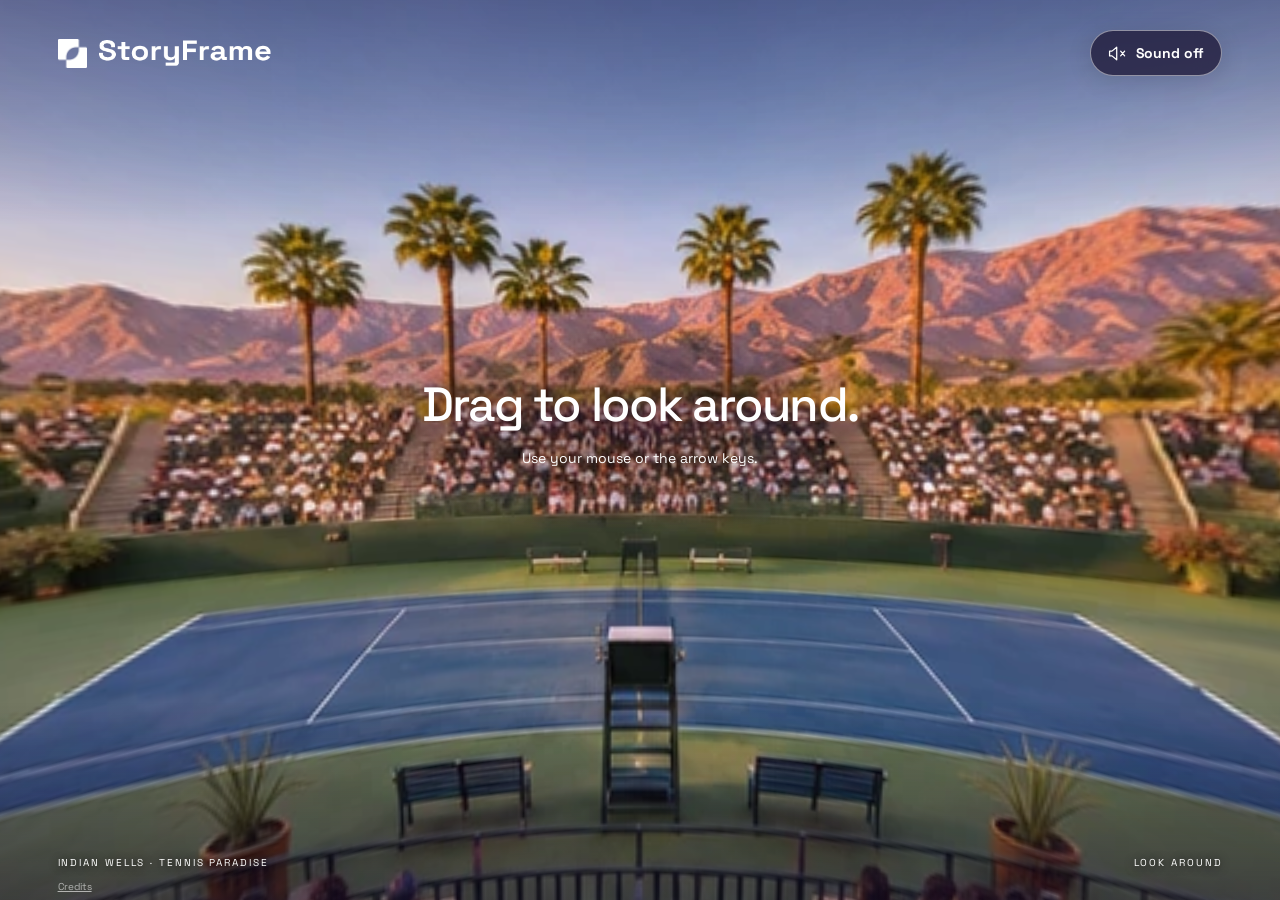
<file: index.html>
<!doctype html>
<html lang="en">
<head>
<meta charset="utf-8"><meta name="viewport" content="width=device-width,initial-scale=1,viewport-fit=cover"><meta name="theme-color" content="#160b31">
<title>StoryFrame · Tennis Paradise (concept)</title><meta name="description" content="An illustrative StoryFrame concept: look around a desert tennis stadium, gather its stories, then try the quiz and the timing challenge.">
<link rel="icon" type="image/png" href="./assets/logomark.png">
<link rel="preload" href="./assets/fonts/space-grotesk-variable.ttf" as="font" type="font/ttf" crossorigin>
<link rel="stylesheet" href="./style.css?v=atp-2"><script src="./experience.config.js?v=atp-1" defer></script><script src="./track.js?v=atp-1" defer></script><script src="./panorama.js?v=atp-1" defer></script><script src="./app.js?v=atp-2" defer></script>
</head>
<body data-phase="waiting">
<main id="experience" aria-label="StoryFrame immersive experience">
<div id="fallback-scene" aria-hidden="true"></div><canvas id="world" aria-label="Desert tennis stadium panorama. Drag or use arrow keys to look around." tabindex="-1"></canvas><canvas id="wildlife" aria-hidden="true"></canvas><canvas id="fragments" aria-hidden="true"></canvas><div class="shade" aria-hidden="true"></div>
<header><a class="brand" href="./" aria-label="StoryFrame home"><img class="real-mark" src="./assets/logomark.png" alt=""><img class="real-wordmark" src="./assets/wordmark.png" alt="StoryFrame"></a><div class="header-right"><button id="sound" class="sound-button" aria-label="Turn sound on" aria-pressed="false"><svg viewBox="0 0 24 24" aria-hidden="true"><path d="M11 4 5 9H2v6h3l6 5V4Z"/><path id="sound-waves" d="m16 9 5 6m0-6-5 6"/></svg><span id="sound-label">Sound off</span></button></div></header>
<section id="explore" class="explore" aria-label="Look around the event">
<div id="movement-prompt" class="movement-prompt"><p id="load-status" class="center-instruction" role="status">Finding your seat in the desert…</p><p id="control-hint">Every place holds a story.</p><button id="enable-motion" class="motion-button" hidden>Enable phone movement</button></div>
<div class="scene-footer"><span id="location-label">INDIAN WELLS · TENNIS PARADISE</span><span id="experience-status" aria-live="polite">LOOK AROUND</span></div>
<div id="gather-prompt" class="gather-prompt" hidden><img src="./assets/logomark.png" alt="" class="gather-mark"><h2>Shake the phone<br>to gather its stories.</h2><button id="gather" class="gather-button">Or tap to gather</button></div>
</section>
<div id="convergence-copy" class="convergence-copy" hidden aria-live="polite">Every moment.<br><em>A story.</em></div>
<section id="reveal" class="reveal" hidden aria-label="StoryFrame app reveal">
<div class="reveal-copy"><div class="reveal-heading"><p class="eyebrow">BEYOND THE BASELINE</p><h2>The greatest stories<br>are not all <em>on the court.</em></h2></div>

<div class="reveal-actions"><a id="open-app" class="primary" href="https://storyframe.live/live/atp-indian-wells">Enter StoryFrame</a><div id="interactive-links" class="interactive-links" aria-label="Interactive stories"></div><button id="replay" class="text-button"><span class="replay-icon" aria-hidden="true">↺</span><span>Experience it again</span></button></div></div><div id="phone-wrap" class="phone-wrap"><div id="phone" class="phone"><div class="phone-island"></div><div id="phone-screen" class="phone-screen live-hub" aria-label="Preview of the Tennis Paradise StoryFrame page"></div></div></div>
<p id="concept-note" class="concept-note">An illustrative StoryFrame concept. Not an official ATP or BNP Paribas Open experience.</p>
</section>
<a class="audio-credit" href="./credits.html" target="_blank" rel="noopener">Credits</a>
<p id="notice" class="notice" role="status" hidden></p><noscript><div class="noscript">Please enable JavaScript to enter the StoryFrame experience.</div></noscript>
</main>
</body></html>
</file>
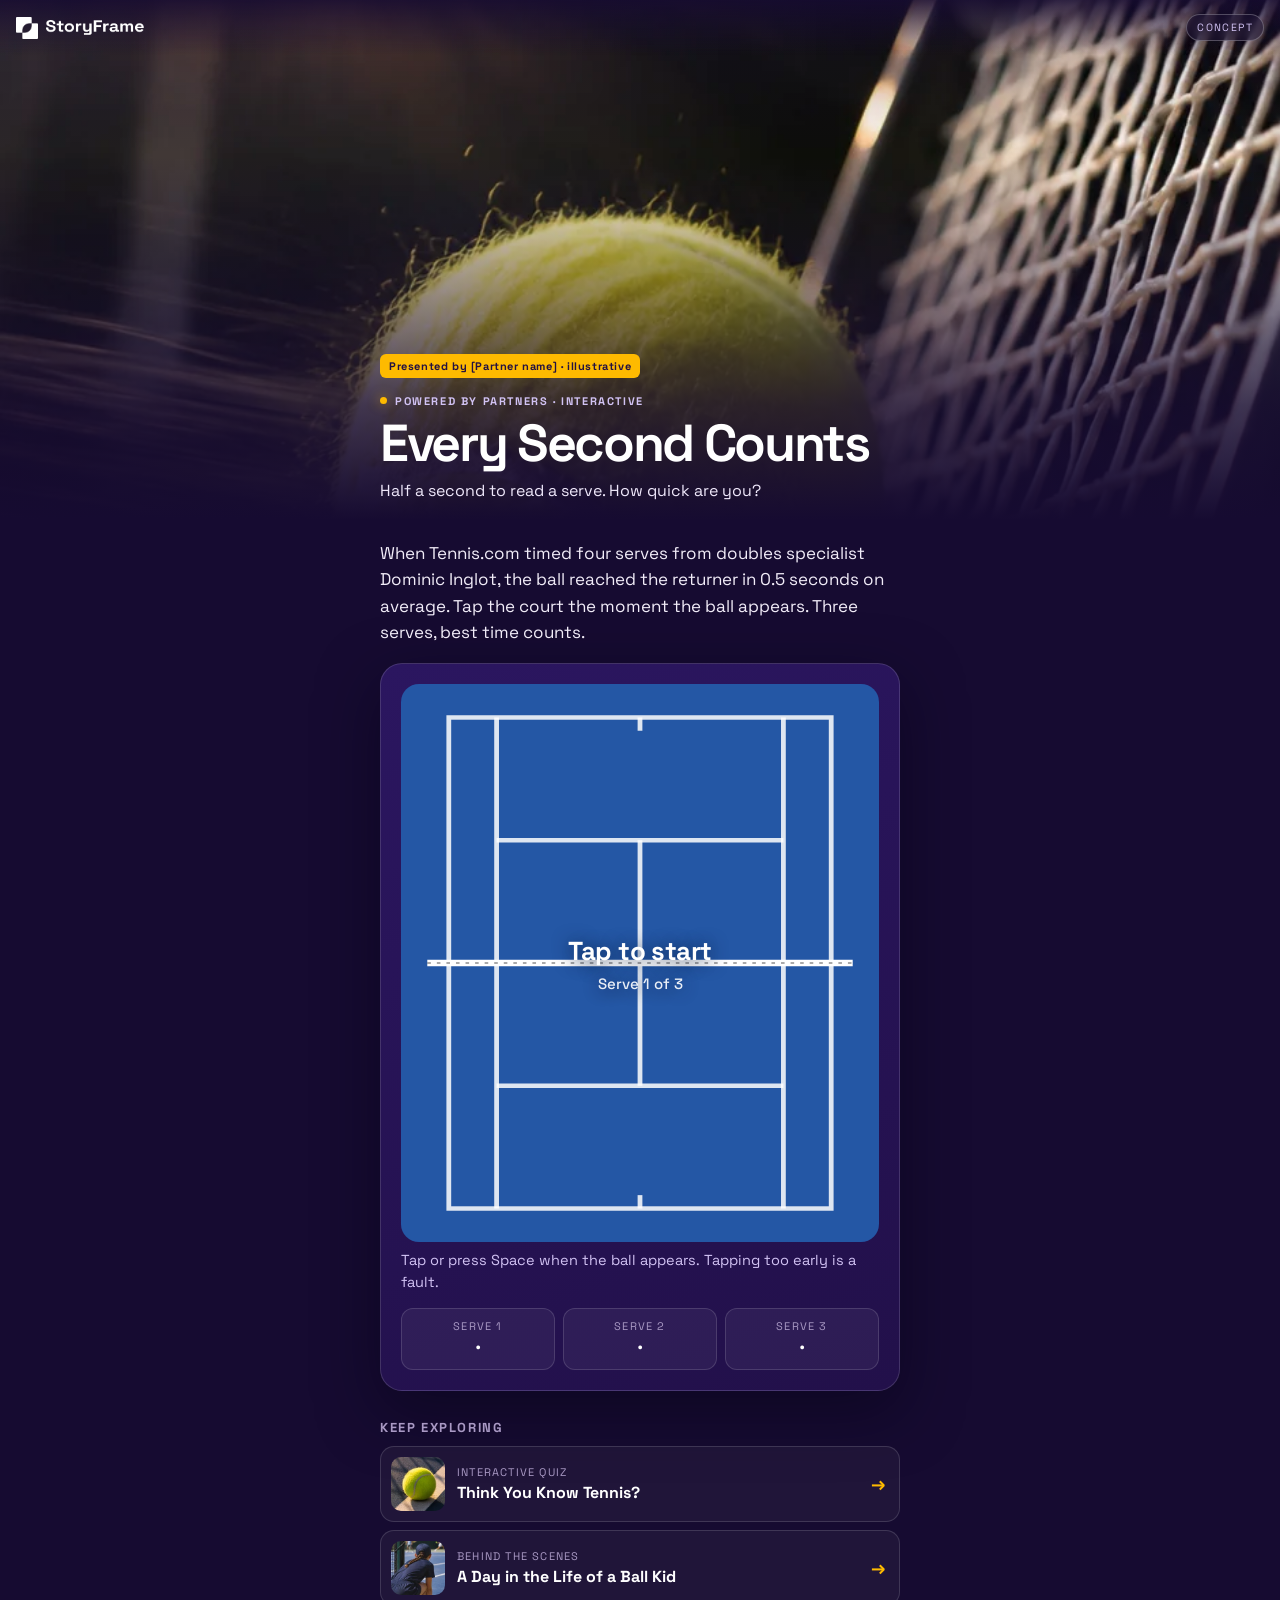
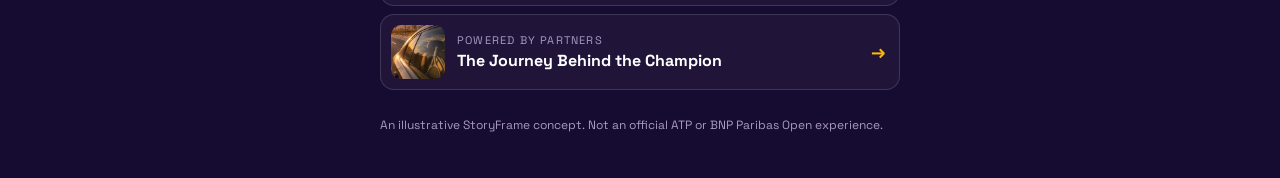
<file: challenge.html>
<!doctype html>
<html lang="en">
<head>
<meta charset="utf-8"><meta name="viewport" content="width=device-width,initial-scale=1,viewport-fit=cover"><meta name="theme-color" content="#160b31">
<title>Every Second Counts · StoryFrame concept</title>
<meta name="description" content="A returner has about half a second against a big serve. How quick are you? An illustrative StoryFrame partner challenge.">
<link rel="icon" type="image/png" href="./assets/logomark.png">
<link rel="stylesheet" href="./story.css?v=atp-1">
<script src="./experience.config.js?v=atp-1" defer></script><script src="./track.js?v=atp-1" defer></script><script src="./stories.js?v=atp-1" defer></script><script src="./challenge.js?v=atp-1" defer></script>
</head>
<body>
<header class="sp-top"><a class="sp-brand" href="./" aria-label="StoryFrame experience home"><img src="./assets/logomark.png" alt=""><img src="./assets/wordmark.png" alt="StoryFrame"></a><span class="sp-chip">Concept</span></header>
<main>
<section class="sp-hero" style="--hero:url('./assets/stories/PP03.webp')" aria-label="Story header">
 <div class="sp-hero-inner"><p class="sp-partner">Presented by [Partner name] · illustrative</p><p class="sp-kicker">Powered by Partners · Interactive</p><h1>Every Second Counts</h1><p class="sp-sub">Half a second to read a serve. How quick are you?</p></div>
</section>
<section class="sp-body">
 <p class="sp-lead">When Tennis.com timed four serves from doubles specialist Dominic Inglot, the ball reached the returner in 0.5 seconds on average. Tap the court the moment the ball appears. Three serves, best time counts.</p>
 <div class="card">
  <button id="court" class="court" type="button" aria-describedby="court-help">
   <svg viewBox="0 0 400 500" aria-hidden="true" preserveAspectRatio="none"><g fill="none" stroke="#ffffffd9" stroke-width="4"><rect x="40" y="30" width="320" height="440"/><line x1="80" y1="30" x2="80" y2="470"/><line x1="320" y1="30" x2="320" y2="470"/><line x1="80" y1="140" x2="320" y2="140"/><line x1="80" y1="360" x2="320" y2="360"/><line x1="200" y1="140" x2="200" y2="360"/><line x1="200" y1="30" x2="200" y2="42"/><line x1="200" y1="458" x2="200" y2="470"/></g><line x1="22" y1="250" x2="378" y2="250" stroke="#fff" stroke-width="6"/><line x1="22" y1="250" x2="378" y2="250" stroke="#00000055" stroke-width="2" stroke-dasharray="3 5"/></svg>
   <span class="ball" id="ball" aria-hidden="true"></span>
   <span class="status" id="status" aria-live="assertive">Tap to start<small>Serve 1 of 3</small></span>
  </button>
  <p id="court-help" class="result-note">Tap or press Space when the ball appears. Tapping too early is a fault.</p>
  <div class="times" id="times" aria-live="polite"><div><span>Serve 1</span><strong>·</strong></div><div><span>Serve 2</span><strong>·</strong></div><div><span>Serve 3</span><strong>·</strong></div></div>
  <div id="result" hidden></div>
 </div>
 <section class="sp-related" aria-labelledby="rel-title"><h2 id="rel-title">Keep exploring</h2><div id="related"></div></section>
 <p class="sp-note" id="concept-note">An illustrative StoryFrame concept. Not an official ATP or BNP Paribas Open experience.</p>
</section>
</main>
<noscript><p class="sp-body">Please enable JavaScript to play the challenge.</p></noscript>
</body></html>
</file>
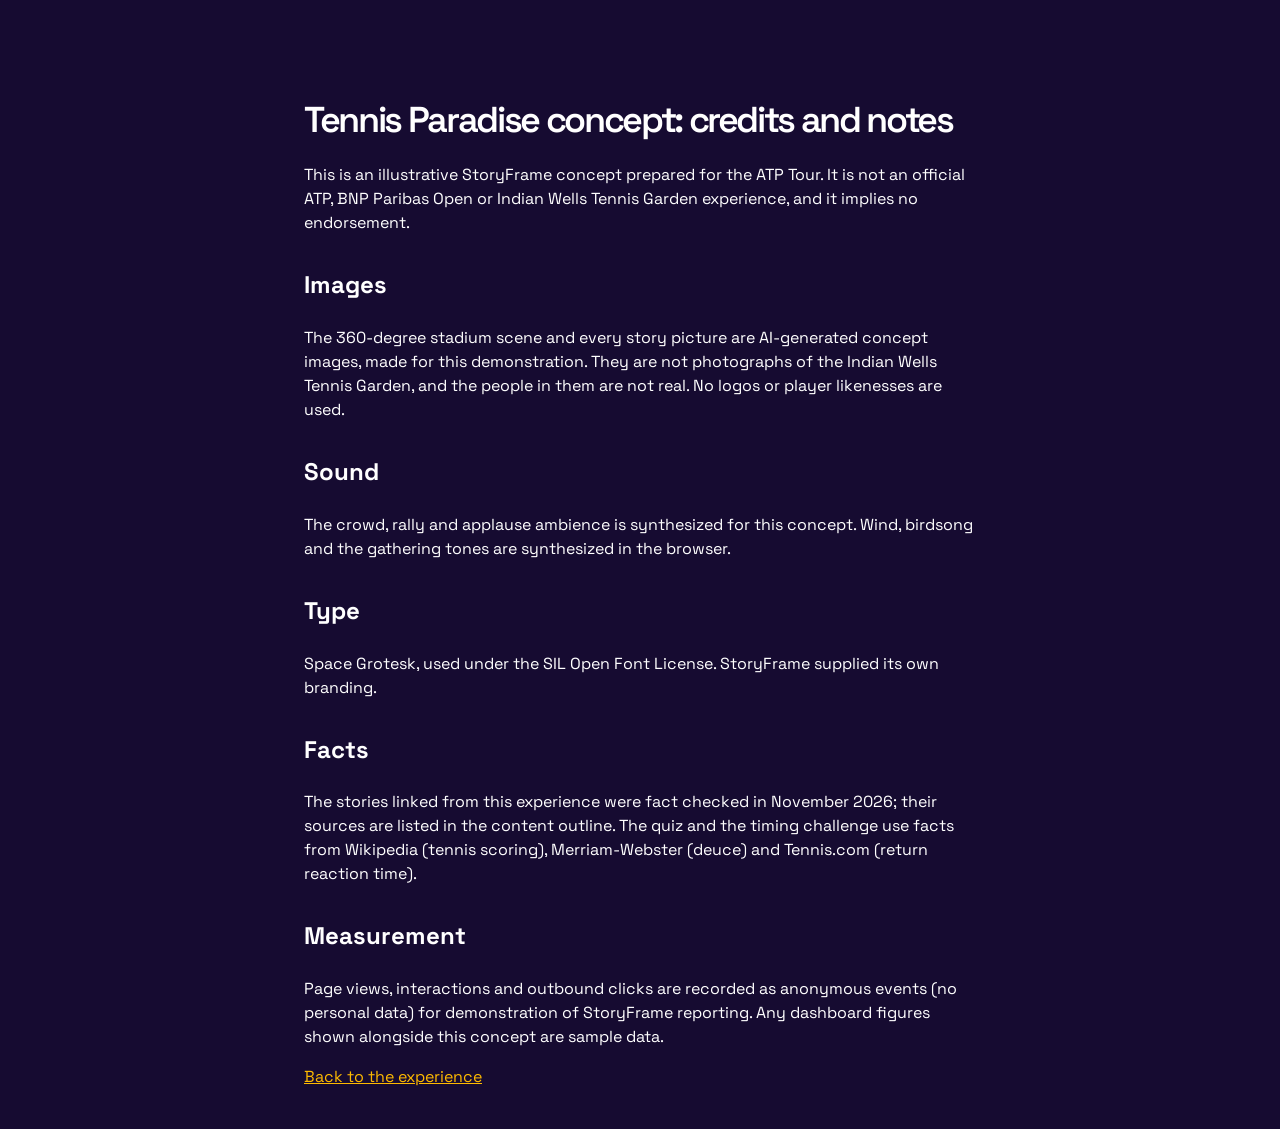
<file: credits.html>
<!doctype html><html lang="en"><head><meta charset="utf-8"><meta name="viewport" content="width=device-width,initial-scale=1"><title>StoryFrame · Tennis Paradise concept: credits</title><link rel="stylesheet" href="./style.css"><style>body{height:auto;overflow:auto;max-width:720px;margin:48px auto;padding:24px;line-height:1.7}a{color:#feba00;text-decoration:underline}h1{font-size:36px;line-height:1.15}h2{margin-top:30px}p{font-size:16px}</style></head><body>
<h1>Tennis Paradise concept: credits and notes</h1>
<p>This is an illustrative StoryFrame concept prepared for the ATP Tour. It is not an official ATP, BNP Paribas Open or Indian Wells Tennis Garden experience, and it implies no endorsement.</p>
<h2>Images</h2>
<p>The 360-degree stadium scene and every story picture are AI-generated concept images, made for this demonstration. They are not photographs of the Indian Wells Tennis Garden, and the people in them are not real. No logos or player likenesses are used.</p>
<h2>Sound</h2>
<p>The crowd, rally and applause ambience is synthesized for this concept. Wind, birdsong and the gathering tones are synthesized in the browser.</p>
<h2>Type</h2>
<p>Space Grotesk, used under the SIL Open Font License. StoryFrame supplied its own branding.</p>
<h2>Facts</h2>
<p>The stories linked from this experience were fact checked in November 2026; their sources are listed in the content outline. The quiz and the timing challenge use facts from Wikipedia (tennis scoring), Merriam-Webster (deuce) and Tennis.com (return reaction time).</p>
<h2>Measurement</h2>
<p>Page views, interactions and outbound clicks are recorded as anonymous events (no personal data) for demonstration of StoryFrame reporting. Any dashboard figures shown alongside this concept are sample data.</p>
<p><a href="./">Back to the experience</a></p></body></html>
</file>
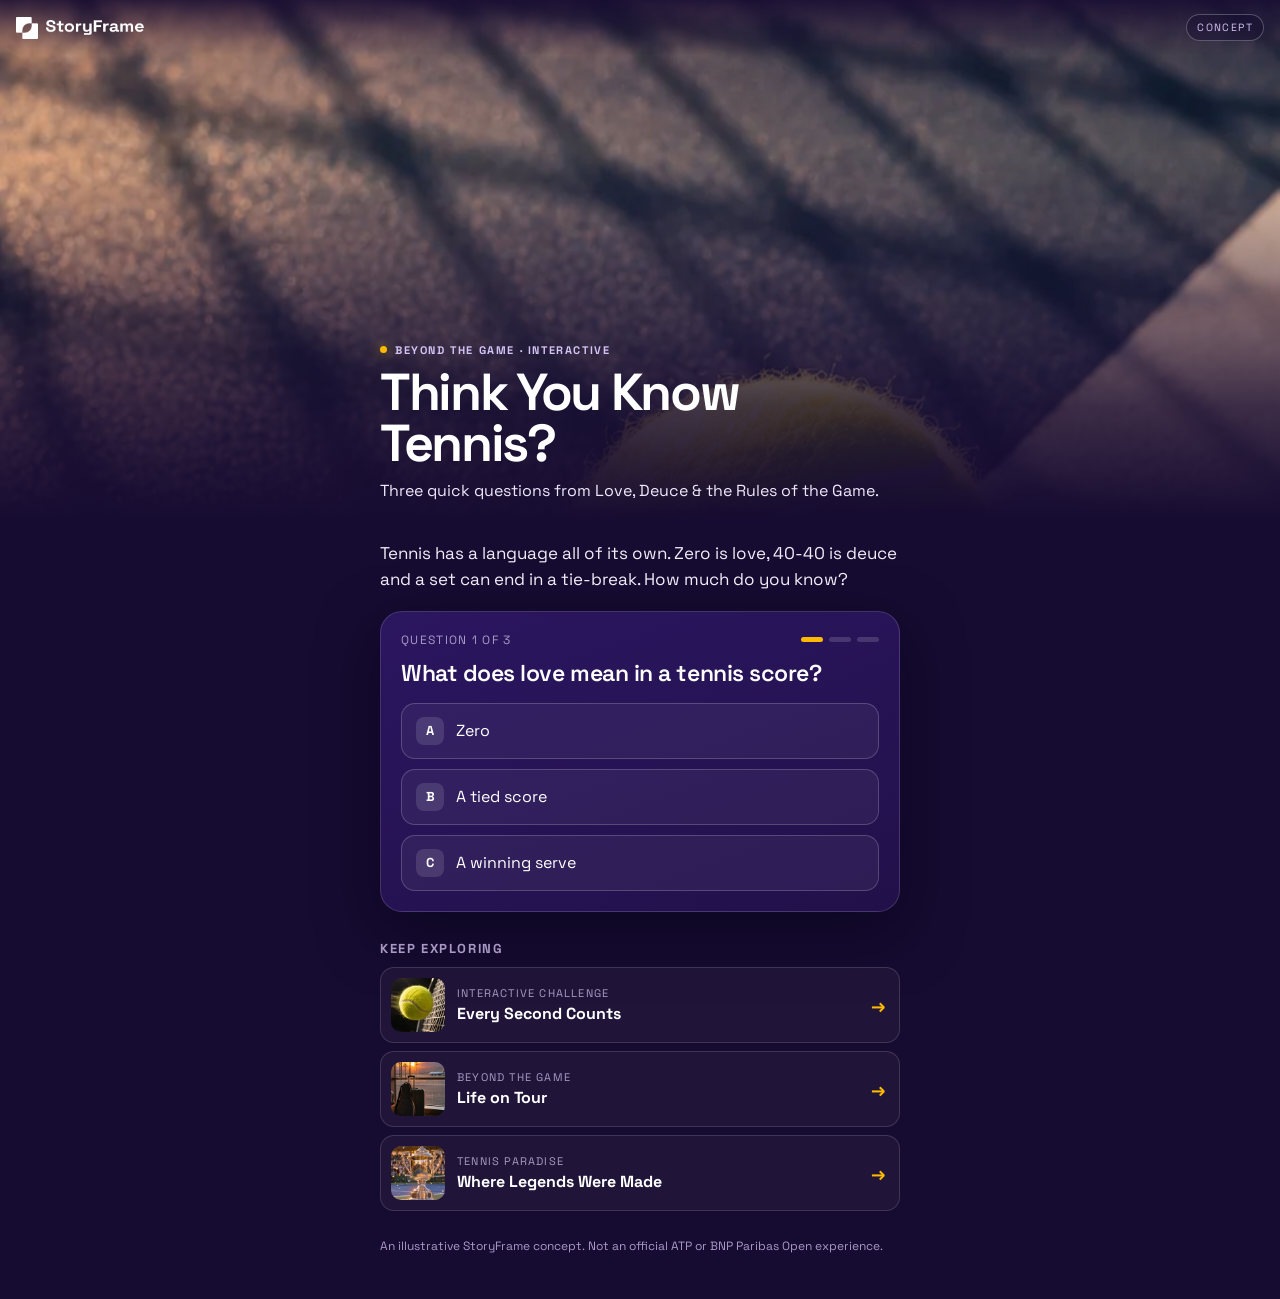
<file: quiz.html>
<!doctype html>
<html lang="en">
<head>
<meta charset="utf-8"><meta name="viewport" content="width=device-width,initial-scale=1,viewport-fit=cover"><meta name="theme-color" content="#160b31">
<title>Think You Know Tennis? · StoryFrame concept</title>
<meta name="description" content="Three quick questions from Love, Deuce &amp; the Rules of the Game. An illustrative StoryFrame concept.">
<link rel="icon" type="image/png" href="./assets/logomark.png">
<link rel="stylesheet" href="./story.css?v=atp-1">
<script src="./experience.config.js?v=atp-1" defer></script><script src="./track.js?v=atp-1" defer></script><script src="./stories.js?v=atp-1" defer></script><script src="./quiz.js?v=atp-1" defer></script>
</head>
<body>
<header class="sp-top"><a class="sp-brand" href="./" aria-label="StoryFrame experience home"><img src="./assets/logomark.png" alt=""><img src="./assets/wordmark.png" alt="StoryFrame"></a><span class="sp-chip">Concept</span></header>
<main>
<section class="sp-hero" style="--hero:url('./assets/stories/BG02.webp')" aria-label="Story header">
 <div class="sp-hero-inner"><p class="sp-kicker">Beyond the Game · Interactive</p><h1>Think You Know Tennis?</h1><p class="sp-sub">Three quick questions from Love, Deuce &amp; the Rules of the Game.</p></div>
</section>
<section class="sp-body">
 <p class="sp-lead">Tennis has a language all of its own. Zero is love, 40-40 is deuce and a set can end in a tie-break. How much do you know?</p>
 <div id="quiz" class="card" aria-live="polite"></div>
 <section class="sp-related" aria-labelledby="rel-title"><h2 id="rel-title">Keep exploring</h2><div id="related"></div></section>
 <p class="sp-note" id="concept-note">An illustrative StoryFrame concept. Not an official ATP or BNP Paribas Open experience.</p>
</section>
</main>
<noscript><p class="sp-body">Please enable JavaScript to play the quiz.</p></noscript>
</body></html>
</file>
<file: style.css>
@font-face{font-family:'Space Grotesk';src:url('./assets/fonts/space-grotesk-variable.ttf') format('truetype');font-style:normal;font-weight:300 700;font-display:swap}*{box-sizing:border-box}html,body{margin:0;width:100%;height:100%;background:#160b31;color:#fff;font-family:'Space Grotesk',Arial,Helvetica,sans-serif}button,a{-webkit-tap-highlight-color:transparent}button{font:inherit;cursor:pointer}button:disabled{cursor:wait;opacity:.7}button:focus-visible,a:focus-visible,canvas:focus-visible{outline:3px solid #FEBA00;outline-offset:6px}button{border:0}a{color:inherit;text-decoration:none}[hidden]{display:none!important}#experience{position:relative;width:100%;height:100svh;min-height:580px;overflow:hidden;background:#160b31}#world,#fallback-scene,#fragments,.shade{position:absolute;inset:0;width:100%;height:100%;}#world{touch-action:none;cursor:grab}#world:active{cursor:grabbing}#fallback-scene{background:#4c3540 center/cover no-repeat}#fragments{pointer-events:none;z-index:3;display:none}.shade{pointer-events:none;background:linear-gradient(90deg,rgba(17,7,37,.86),rgba(17,7,37,.33) 60%,rgba(17,7,37,.05)),linear-gradient(0deg,rgba(17,7,37,.9),transparent 50%);transition:opacity 1s;z-index:1}header{position:absolute;z-index:10;top:0;left:0;width:100%;padding:max(30px,env(safe-area-inset-top)) 4.5vw 20px;display:flex;align-items:center;justify-content:space-between}.brand{display:flex;align-items:center;gap:10px;font-weight:700;font-size:28px;letter-spacing:-1.6px}.brand-dot{font-size:12px;align-self:flex-start;margin-top:6px;letter-spacing:0}.brand-icon{display:inline-block;width:22px;height:25px;border:3px solid #feba00;position:relative}.brand-icon:after{content:'';position:absolute;inset:3px -4px;background:#160b31}.header-right{display:flex;align-items:center;gap:24px}.edition{font-size:12px;letter-spacing:2px}.icon-button{background:rgba(20,10,42,.38);color:#fff;border:1px solid #ffffff40;width:44px;height:44px;border-radius:50%;display:grid;place-items:center;backdrop-filter:blur(10px);font-size:29px}.icon-button svg{width:19px;height:19px;fill:none;stroke:currentColor;stroke-width:1.5;stroke-linecap:round;stroke-linejoin:round}.entry{position:relative;z-index:2;height:100%;padding:clamp(130px,19vh,210px) 8vw 120px;pointer-events:none}.entry button{pointer-events:auto}.eyebrow{font-size:12px;letter-spacing:2.1px;font-weight:700;line-height:1.6;display:flex;align-items:center;gap:10px}.live-dot{display:inline-block;width:6px;height:6px;border-radius:50%;background:#feba00;box-shadow:0 0 15px #feba0050}h1{font-size:clamp(64px,7.2vw,120px);letter-spacing:-.065em;line-height:.93;margin:28px 0 22px;font-weight:600}em{font-style:normal;color:#feba00}p{line-height:1.5}.entry-copy{font-size:18px;line-height:1.5;color:#f6f0ea;letter-spacing:-.3px}.entry-actions{display:flex;align-items:center;gap:22px;margin-top:28px}.primary{background:#feba00;color:#241142;border-radius:100px;padding:18px 24px;font-size:16px;display:inline-flex;align-items:center;justify-content:center;gap:0;text-align:center;white-space:nowrap;font-weight:700;min-height:56px;transition:background .2s,transform .2s}.primary:hover{background:#ffd25a;transform:translateY(-2px)}.button-orbit{font-size:21px;line-height:1}.entry-actions p{font-size:12px;color:#e4dce8;max-width:180px}.entry-bottom{position:absolute;bottom:35px;left:4.5vw;right:4.5vw;display:flex;justify-content:space-between;font-size:11px;line-height:1.7;letter-spacing:1.5px}.entry-bottom b{font-weight:400;color:#bfb3cc;font-size:11px;letter-spacing:1px}.view-label{position:relative;padding-left:68px;align-self:flex-end}.orbit-icon{position:absolute;left:0;top:-3px;border:1px solid #ffffff80;border-radius:50%;padding:15px 6px;font-size:12px;letter-spacing:0;transform:rotate(-12deg)}.explore{position:absolute;z-index:2;inset:0;pointer-events:none}.scene-label{position:absolute;left:4.5vw;top:125px;font-size:12px;letter-spacing:2px;display:flex;gap:10px;align-items:center}.explore-bottom{position:absolute;bottom:max(30px,env(safe-area-inset-bottom));left:50%;transform:translateX(-50%);text-align:center;width:min(90%,350px)}.explore-bottom h2{font-size:28px;letter-spacing:-1px;margin:0}.explore-bottom p{margin:8px 0 18px;font-size:14px}.timeline{height:2px;background:#ffffff45;width:180px;margin:auto}.timeline span{display:block;height:100%;background:#feba00;width:0}.text-button{background:none;color:inherit;padding:12px;font-size:14px;text-decoration:underline;text-underline-offset:5px}.explore-bottom button{pointer-events:auto;margin-top:8px}.convergence-copy{position:absolute;z-index:4;top:17%;left:0;width:100%;text-align:center;font-size:clamp(28px,4vw,60px);line-height:1.05;letter-spacing:-2px;pointer-events:none;opacity:0}.reveal{position:absolute;z-index:4;inset:0;perspective:1300px;overflow:hidden}.reveal-heading{position:absolute;left:8vw;top:34%;width:39%;opacity:0;transform:translateY(20px);transition:opacity .8s,transform .8s}.reveal-heading h2{font-size:clamp(38px,5.3vw,82px);line-height:1.02;letter-spacing:-.055em;margin:22px 0}.phone-wrap{--phone-scale:1;position:absolute;top:50%;left:70%;width:282px;height:560px;margin:-280px 0 0 -141px;transform:scale(var(--phone-scale));perspective:1300px}.phone{position:absolute;inset:0;background:#100c18;border-radius:45px;border:2px solid #a39dad;padding:8px;box-shadow:inset 0 0 0 3px #36303f,0 35px 100px #05021090;transform:rotateY(-70deg) rotateZ(15deg) scale(.45);opacity:0;will-change:transform,opacity}.phone:before{content:'';position:absolute;right:-5px;top:120px;width:3px;height:48px;border-radius:3px;background:#8a8491}.phone-island{position:absolute;width:83px;height:22px;background:#0a080e;top:16px;left:50%;transform:translateX(-50%);border-radius:20px;z-index:2}.phone-screen{height:100%;border-radius:35px;background:#f4f0e9;color:#2a1560;overflow:hidden;padding:41px 18px 0;position:relative}.app-top{display:flex;align-items:center;justify-content:space-between}.mini-brand{font-size:24px;font-weight:800;letter-spacing:-1.4px}.app-top .mini-brand{font-size:20px}.avatar{display:grid;place-items:center;width:27px;height:27px;border-radius:50%;background:#feba00;font-size:10px;font-weight:700}.app-location{font-size:9px;letter-spacing:1.1px;margin:17px 0 7px}.phone h3{font-size:31px;line-height:1;letter-spacing:-1.5px;margin:0 0 15px;font-weight:600}.featured-story{height:145px;padding:13px;border-radius:13px;color:white;display:flex;flex-direction:column;justify-content:space-between;background:linear-gradient(0deg,#1b0b3fe0,#1b0b3f10),var(--scene-image) 49% 50%/auto 220px}.story-kicker{font-size:8px;letter-spacing:1.1px;align-self:flex-start;background:#feba00;color:#2a1560;padding:5px 6px;border-radius:4px;font-weight:bold}.featured-story strong{font-size:22px;letter-spacing:-.7px;line-height:1.05;margin-top:auto;margin-bottom:10px}.story-duration{font-size:7px;letter-spacing:1px}.app-section-title{font-weight:bold;font-size:11px;display:flex;justify-content:space-between;margin:18px 0 3px}.app-section-title span{color:#867794}.story-mini{display:flex;gap:9px;align-items:center;padding:6px 0;border-bottom:1px solid #2a156020;font-size:11px}.story-number{display:grid;place-items:center;background:#e5dfed;border-radius:7px;width:27px;height:31px;color:#2a1560;font-size:10px}.story-mini div{flex:1}.story-mini small{display:block;font-size:8px;margin-top:3px;color:#796d88}.app-bottom{position:absolute;bottom:0;left:0;width:100%;height:41px;background:#eee8e0;display:flex;justify-content:space-around;align-items:center;font-size:8px;color:#897992;padding-bottom:6px;border-top:1px solid #2a156012}.app-bottom-active{color:#2a1560;font-weight:bold}.reveal-actions{position:absolute;left:8vw;bottom:17%;display:flex;flex-direction:column;align-items:flex-start;gap:9px;opacity:0;transition:opacity .8s}.reveal-actions .text-button{color:#c4b6d9}.reveal.complete .reveal-heading{opacity:1;transform:none}.reveal.complete .reveal-actions{opacity:1}body[data-phase=explore] .shade{background:linear-gradient(0deg,#160b31c9,transparent 42%,transparent 80%,#160b3180)}body[data-phase=converge] .shade{opacity:0}body[data-phase=reveal] #world,body[data-phase=reveal] #fallback-scene{opacity:0}body[data-phase=reveal] .shade{opacity:1;background:radial-gradient(ellipse at 68% 46%,#502a8944,transparent 56%),#160b31}.notice{position:absolute;z-index:30;bottom:20px;left:50%;transform:translateX(-50%);background:#2a1560f0;border:1px solid #ffffff30;padding:12px 20px;max-width:90%;border-radius:12px;font-size:14px;text-align:center}.app-demo{position:absolute;z-index:20;inset:0;overflow-y:auto;overscroll-behavior:contain;background:#f4f0e9;color:#2a1560;padding:24px max(24px,calc((100vw - 1080px)/2)) 50px}.demo-header{display:flex;justify-content:space-between;align-items:center;margin-bottom:50px}.demo-header .mini-brand{font-size:30px}.demo-header .icon-button{background:#2a1560}.app-demo h2{font-size:clamp(42px,6vw,70px);line-height:1;letter-spacing:-2.5px;font-weight:600;margin:20px 0}.app-demo em{color:#674398}.demo-note{font-size:16px;color:#79678b}.story-grid{display:grid;grid-template-columns:1fr 1fr;gap:18px;margin-top:34px}.story-card{min-height:250px;border-radius:18px;padding:25px;display:flex;flex-direction:column;align-items:flex-start;text-align:left;color:white;overflow:hidden;transition:transform .2s}.story-card:hover{transform:translateY(-4px)}.story-card span,.story-card small{font-size:11px;letter-spacing:1.4px}.story-card strong{font-size:36px;letter-spacing:-1.5px;line-height:1.02;margin:auto 0}.card-stage{background:linear-gradient(90deg,#241144d9,#24114422),var(--scene-image) center/cover}.card-riders{background:#2a1560;color:#feba00}.card-climbs{background:#feba00;color:#2a1560}.card-region{background:linear-gradient(90deg,#153c45dc,#153c4522),var(--scene-image) 25% 40%/auto 600px}.prototype-note{font-size:12px;color:#85768f;margin-top:28px}.detail-photo{height:270px;background:var(--scene-image) center/cover;border-radius:18px;margin:28px 0}#detail-body{font-size:18px;line-height:1.7;max-width:680px}#story-detail{max-width:760px;margin:auto}#story-detail .text-button{padding-left:0;margin-bottom:30px}#story-detail h2{font-size:clamp(38px,6vw,70px)}.noscript{position:absolute;z-index:100;inset:0;display:grid;place-items:center;background:#160b31;padding:30px}body[data-phase=app] header{visibility:hidden}
@media(min-width:1200px) and (max-height:800px){.entry{padding-top:135px}h1{font-size:80px;margin:20px 0}.entry-copy{font-size:16px}.entry-actions{margin-top:20px}.phone-wrap{--phone-scale:.88}.reveal-actions{bottom:14%}}
@media(max-width:700px){#experience{min-height:550px}header{padding:24px 24px 12px;padding-top:max(24px,env(safe-area-inset-top))}.brand{font-size:25px}.edition{display:none}.entry{padding:clamp(125px,23svh,200px) 25px 125px}.eyebrow{font-size:10px;letter-spacing:1.8px}h1{font-size:clamp(60px,15vw,94px);letter-spacing:-4px;margin:25px 0 22px;line-height:.95}.entry-copy{font-size:17px}.entry-actions{display:block;margin-top:29px}.entry-actions .primary{min-width:265px}.entry-actions p{font-size:11px;max-width:none;margin:12px 0 0}.entry-bottom{left:25px;right:25px;bottom:25px;font-size:9px;letter-spacing:1px}.entry-bottom b{font-size:9px}.view-label{padding-left:54px;font-size:8px}.orbit-icon{padding:11px 4px;font-size:10px}.shade{background:linear-gradient(0deg,#160b31e0,#160b3170 60%,#160b3140)}.scene-label{left:25px;top:100px}.convergence-copy{top:19%;font-size:34px;letter-spacing:-1px}.reveal-heading{left:20px;top:105px;width:calc(100% - 40px);text-align:center;z-index:2}.reveal-heading .eyebrow{justify-content:center;font-size:9px;margin:0}.reveal-heading h2{font-size:34px;line-height:1.03;margin:11px 0;letter-spacing:-1.5px}.phone-wrap{left:50%;top:52%;--phone-scale:.67}.reveal-actions{bottom:max(22px,env(safe-area-inset-bottom));left:0;width:100%;align-items:center;gap:5px}.reveal-actions .primary{min-width:250px;padding:15px 23px;min-height:50px}.reveal-actions .text-button{font-size:12px}.app-demo{padding:24px 22px 40px}.demo-header{margin-bottom:35px}.story-grid{gap:12px}.story-card{padding:19px;min-height:220px;border-radius:12px}.story-card strong{font-size:26px;letter-spacing:-.8px}.story-card span,.story-card small{font-size:9px;line-height:1.5;letter-spacing:1px}.app-demo h2{font-size:43px}.detail-photo{height:220px}}
@media(max-width:700px) and (max-height:720px){.entry{padding-top:120px}h1{font-size:61px;margin:20px 0 17px}.entry-copy{font-size:15px}.entry-actions{margin-top:20px}.reveal-heading{top:88px}.reveal-heading h2{font-size:29px}.phone-wrap{--phone-scale:.54;top:52%}.reveal-actions{bottom:14px}.reveal-actions .primary{min-height:46px;padding:12px 23px}}
@media(orientation:landscape) and (max-height:540px){#experience{min-height:380px}header{padding:16px 25px}.entry{padding:85px 6vw 50px}h1{font-size:45px;margin:14px 0;line-height:.95}.entry-copy{display:none}.entry-actions{position:absolute;right:6vw;top:46%;margin:0}.entry-bottom{bottom:17px;left:6vw;right:6vw}.reveal-heading{left:6vw;top:28%;width:43%;text-align:left}.reveal-heading .eyebrow{justify-content:flex-start}.reveal-heading h2{font-size:33px}.phone-wrap{left:74%;top:54%;--phone-scale:.53}.reveal-actions{left:6vw;bottom:9%;width:auto;align-items:flex-start}.reveal-actions .primary{min-height:43px;padding:12px 20px}.reveal-actions .text-button{padding:6px 12px}.edition{display:none}.scene-label{top:85px}.explore-bottom h2{font-size:24px}}
@media(prefers-reduced-motion:reduce){*,*:before,*:after{scroll-behavior:auto!important;transition:none!important}.primary:hover,.story-card:hover{transform:none}}
/* Immersive entrance and typography reveal */
.real-mark{width:29px;height:29px;object-fit:contain}.real-wordmark{width:172px;height:auto;display:block}.brand{gap:12px}.app-wordmark{width:120px;height:auto;filter:brightness(0) saturate(100%);opacity:.9;object-fit:contain}.demo-header .app-wordmark{width:190px}.avatar img{width:16px;height:16px;filter:brightness(0)}.sound-button{display:flex;align-items:center;gap:9px;min-height:46px;padding:11px 17px;border:1px solid #ffffff7a;border-radius:30px;background:#1a1231b8;backdrop-filter:blur(12px);color:#fff;font-size:14px;font-weight:700;box-shadow:0 4px 25px #0002}.sound-button[aria-pressed=true]{background:#feba00;color:#241142;border-color:#feba00}.sound-button svg{width:19px;height:19px;stroke:currentColor;fill:none;stroke-width:1.6;stroke-linecap:round;stroke-linejoin:round}.sound-button:hover{border-color:#feba00}#wildlife{position:absolute;inset:0;width:100%;height:100%;pointer-events:none;z-index:2}body[data-phase=waiting] .shade,body[data-phase=explore] .shade,body[data-phase=ready] .shade{background:linear-gradient(0deg,#160b3170,transparent 22%,transparent 75%,#160b3159);opacity:1}.explore{z-index:3}.movement-prompt,.gather-prompt{position:absolute;left:50%;top:48%;transform:translate(-50%,-50%);width:min(90%,560px);text-align:center;text-shadow:0 2px 30px #160b31aa;transition:opacity .75s}.movement-prompt:before,.gather-prompt:before{content:'';position:absolute;inset:-50px -40px;background:radial-gradient(ellipse,#160b3159,transparent 70%);z-index:-1;pointer-events:none}.center-instruction{font-size:clamp(29px,3.8vw,48px);line-height:1.13;letter-spacing:-1.8px;margin:0;font-weight:500;text-wrap:balance}.movement-prompt #control-hint{font-size:14px;margin:16px 0;color:#fff;line-height:1.5}.motion-button,.gather-button{pointer-events:auto;background:#feba00;color:#2a1560;border-radius:50px;font-size:14px;font-weight:700;min-height:45px;padding:13px 22px;text-shadow:none}.motion-button{margin-top:5px}.scene-footer{position:absolute;bottom:max(30px,env(safe-area-inset-bottom));left:4.5vw;right:4.5vw;display:flex;justify-content:space-between;gap:15px;font-size:10px;letter-spacing:1.9px;line-height:1.5;text-shadow:0 1px 10px #000}.gather-prompt h2{font-size:clamp(30px,4.1vw,52px);line-height:1.06;letter-spacing:-2px;font-weight:500;margin:23px 0}.gather-mark{width:35px;height:35px;animation:gather-breathe 3s ease-in-out infinite}.gather-button{background:#160b3199;color:#fff;border:1px solid #fff8;font-weight:400}.convergence-copy{top:17%;font-size:clamp(25px,3.3vw,46px);letter-spacing:-1.2px}.reveal-heading{transition:opacity 1.2s,transform 1.2s}.reveal-actions{transition:opacity 1.2s}body[data-phase=converge] .sound-button{opacity:.7}body[data-phase=converge] #wildlife,body[data-phase=reveal] #wildlife,body[data-phase=app] #wildlife{visibility:hidden}body[data-phase=converge] .shade{opacity:0}@keyframes gather-breathe{50%{transform:scale(1.1);filter:drop-shadow(0 0 12px #feba00)}}
@media(max-width:700px){header{padding:22px 20px}.real-wordmark{width:132px}.real-mark{width:24px;height:24px}.brand{gap:9px}.sound-button{font-size:12px;gap:6px;padding:11px 12px;min-height:43px}.sound-button svg{width:16px;height:16px}.movement-prompt{width:84%;top:48%}.center-instruction{font-size:32px;letter-spacing:-1.2px}.movement-prompt #control-hint{font-size:13px}.scene-footer{left:22px;right:22px;font-size:9px;letter-spacing:1.4px}.gather-prompt h2{font-size:34px;letter-spacing:-1.4px}.convergence-copy{top:17%;font-size:28px}.demo-header .app-wordmark{width:175px}}
@media(max-width:360px){.real-wordmark{width:112px}.real-mark{width:21px;height:21px}.sound-button{padding:10px;font-size:11px}header{padding-left:15px;padding-right:15px}}
@media(prefers-reduced-motion:reduce){.gather-mark{animation:none}}

/* Phone preview of the configured StoryFrame hub. */
.phone-screen.live-hub{padding:30px 14px 0;color:#fff;background:radial-gradient(ellipse at 0% 90%,#38237c 0%,#14062d 65%);font-family:'Space Grotesk',Arial,Helvetica,sans-serif}
.live-logo{display:block;width:96px;height:auto}.live-welcome{font-size:13px;line-height:15px;font-weight:700;color:#d2c3f4;margin:4px 0 10px}
.live-featured{display:flex;align-items:center;gap:8px;min-height:54px;padding:5px;border-radius:10px;background:linear-gradient(135deg,#38237cf2,#5a32b499)}.live-featured img{width:44px;height:44px;object-fit:cover;border-radius:7px;flex:none}.live-featured strong{font-size:10px;line-height:13px;font-weight:700}
.live-divider{border:0;border-top:1px solid #ffffffa8;margin:12px 22px}.live-categories{display:flex;flex-direction:column;gap:6px}.live-category{display:flex;align-items:center;gap:8px;min-height:40px;padding:4px;border-radius:9px;background:linear-gradient(90deg,#38237ce6,#38237c4d)}.live-category img{width:32px;height:32px;object-fit:cover;border-radius:6px;flex:none}.live-category strong{font-size:9.5px;line-height:12px;font-weight:700;padding-right:3px}.live-footer{text-align:center;font-size:6px;letter-spacing:.6px;padding-top:16px}.live-footer span{display:block;width:160px;margin:7px auto 0;background:#feba00;color:#160b31;border-radius:20px;padding:7px 0;font-size:6px;font-weight:bold}

#open-app{justify-content:center;gap:0;text-align:center;padding-inline:28px;line-height:1.2}#replay{display:inline-flex;align-items:center;justify-content:center;gap:8px;line-height:1.3}#replay .replay-icon{font-size:1.1em;text-decoration:none}

.audio-credit{position:absolute;bottom:7px;left:4.5vw;z-index:12;font-size:10px;color:#fff9;text-decoration:underline}body[data-phase=converge] .audio-credit{visibility:hidden}

/* Opening edition: live hub is awaiting its destination. */
.preview-note{color:#d2c3f4;font-size:13px;line-height:1.6;margin:32px 16px;text-align:center}.primary[aria-disabled="true"]{cursor:default;opacity:.8}
.interactive-links{display:flex;gap:8px;flex-wrap:wrap;margin:6px 0 2px}
.chip-link{display:inline-flex;align-items:center;gap:8px;padding:10px 15px;border-radius:100px;border:1px solid #ffffff55;background:#ffffff14;color:#fff;font-size:14px;font-weight:600;backdrop-filter:blur(8px);transition:background .2s,border-color .2s}
.chip-link:hover{background:#ffffff26;border-color:#feba00}
.chip-dot{width:8px;height:8px;border-radius:50%;background:#feba00;box-shadow:0 0 12px #feba0090}
.concept-note{position:absolute;z-index:5;left:8vw;bottom:max(14px,env(safe-area-inset-bottom));margin:0;font-size:11px;letter-spacing:.2px;color:#b9abd0;opacity:0;transition:opacity .8s}
.reveal.complete .concept-note{opacity:1}
@media(max-width:700px){.interactive-links{justify-content:center;margin:2px 0}.chip-link{padding:8px 12px;font-size:12.5px}.concept-note{left:0;width:100%;text-align:center;font-size:9.5px;bottom:4px;padding:0 16px}.reveal-actions{bottom:max(30px,calc(env(safe-area-inset-bottom) + 16px))}}

/* Reveal layout: headline and buttons in one column, so they can never overlap (desktop and tablet) */
.reveal-copy{display:contents}
@media(min-width:701px){
.reveal-copy{display:flex;flex-direction:column;align-items:flex-start;gap:clamp(18px,3.2vh,34px);position:absolute;z-index:2;left:8vw;top:50%;transform:translateY(-50%);width:min(680px,calc(62vw - 170px))}
.reveal-copy .reveal-heading,.reveal-copy .reveal-actions{position:relative;left:auto;top:auto;bottom:auto;width:100%}
.reveal-heading h2{font-size:clamp(30px,min(3.5vw,6.4vh),60px);line-height:1.03;margin:14px 0 0}
.reveal-actions{gap:10px}
}
@media(orientation:landscape) and (max-height:540px){
.reveal-copy{left:6vw;top:56%;gap:10px;width:min(46%,420px)}
.reveal-heading .eyebrow{font-size:10px}
.reveal-heading h2{font-size:24px;margin:6px 0 0;letter-spacing:-1px}
.reveal-actions{flex-direction:row;flex-wrap:wrap;align-items:center;gap:6px}
.reveal-actions .primary{min-height:40px;padding:10px 18px;font-size:14px}
.interactive-links{margin:0;gap:6px}
.chip-link{padding:7px 11px;font-size:12px}
.reveal-actions .text-button{padding:4px 6px;font-size:12px}
}
@media(max-width:700px) and (max-height:720px){.phone-wrap{--phone-scale:.5;top:50%}}
.primary.auto-focus:focus-visible{outline:none}
/* Short landscape screens at any width: copy column on the left, phone on the right, note under the copy */
@media(orientation:landscape) and (max-height:540px){
.reveal-copy{display:flex;flex-direction:column;align-items:flex-start;position:absolute;z-index:2;transform:translateY(-50%)}
.reveal-copy .reveal-heading,.reveal-copy .reveal-actions{position:relative;left:auto;top:auto;bottom:auto;width:100%;text-align:left}
.reveal-actions{justify-content:flex-start}
.interactive-links{justify-content:flex-start}
.concept-note{left:6vw;width:min(46%,420px);text-align:left;padding:0;bottom:max(24px,calc(env(safe-area-inset-bottom) + 18px))}
}
</file>
<file: story.css>
@font-face{font-family:'Space Grotesk';src:url('./assets/fonts/space-grotesk-variable.ttf') format('truetype');font-style:normal;font-weight:300 700;font-display:swap}
:root{--bg:#160b31;--card:#22104a;--card2:#2b1660;--ink:#fff;--soft:#d2c3f4;--muted:#a999c4;--yellow:#feba00;--good:#3ecf8e;--bad:#ff7a7a;--line:#ffffff24}
*{box-sizing:border-box}
html{background:var(--bg)}
body{margin:0;min-height:100svh;background:var(--bg);color:var(--ink);font-family:'Space Grotesk',Arial,Helvetica,sans-serif;-webkit-font-smoothing:antialiased}
a{color:inherit}
button{font:inherit;cursor:pointer;-webkit-tap-highlight-color:transparent}
button:focus-visible,a:focus-visible{outline:3px solid var(--yellow);outline-offset:3px}
[hidden]{display:none!important}
.sp-top{position:fixed;z-index:20;top:0;left:0;right:0;display:flex;align-items:center;justify-content:space-between;padding:max(14px,env(safe-area-inset-top)) 16px 14px;background:linear-gradient(180deg,#160b31d9,#160b3100)}
.sp-brand{display:flex;align-items:center;gap:8px;text-decoration:none}
.sp-brand img:first-child{width:22px;height:auto}
.sp-brand img:last-child{height:15px;width:auto}
.sp-chip{font-size:10.5px;letter-spacing:1.4px;text-transform:uppercase;padding:6px 10px;border-radius:100px;border:1px solid #ffffff40;color:var(--soft);background:#160b3166;backdrop-filter:blur(6px)}
.sp-hero{position:relative;min-height:min(58svh,560px);display:flex;align-items:flex-end;background:var(--hero) center 35%/cover no-repeat}
.sp-hero:after{content:'';position:absolute;inset:0;background:linear-gradient(180deg,#160b3140 0%,#160b3100 30%,#160b31d0 78%,#160b31 100%)}
.sp-hero-inner{position:relative;z-index:1;width:100%;max-width:560px;margin:0 auto;padding:0 20px 18px}
.sp-kicker{display:inline-flex;align-items:center;gap:8px;margin:0 0 10px;font-size:11px;letter-spacing:1.6px;text-transform:uppercase;font-weight:700;color:var(--soft)}
.sp-kicker:before{content:'';width:7px;height:7px;border-radius:50%;background:var(--yellow);box-shadow:0 0 12px #feba00a0}
.sp-partner{display:inline-block;margin:0 0 10px;font-size:11px;letter-spacing:.6px;padding:5px 9px;border-radius:6px;background:var(--yellow);color:#241142;font-weight:700}
h1{font-size:clamp(36px,9.5vw,52px);line-height:.98;letter-spacing:-.045em;margin:0 0 10px;font-weight:650}
.sp-sub{margin:0;font-size:16px;line-height:1.45;color:#efe8fb}
.sp-body{max-width:560px;margin:0 auto;padding:6px 20px 44px}
.sp-lead{font-size:17px;line-height:1.55;color:#f1ecf8;margin:14px 0 18px}
.card{background:linear-gradient(160deg,var(--card2),var(--card));border:1px solid var(--line);border-radius:22px;padding:20px;box-shadow:0 20px 60px #0703188c}
.progress{display:flex;align-items:center;justify-content:space-between;font-size:12px;letter-spacing:1.3px;text-transform:uppercase;color:var(--muted);margin-bottom:12px}
.dots{display:flex;gap:6px}
.dots span{width:22px;height:5px;border-radius:5px;background:#ffffff26}
.dots span.on{background:var(--yellow)}
.dots span.good{background:var(--good)}
.dots span.bad{background:var(--bad)}
.q{font-size:23px;line-height:1.2;letter-spacing:-.02em;margin:0 0 16px;font-weight:600}
.options{display:grid;gap:10px;margin:0;padding:0;border:0}
.opt{display:flex;align-items:center;gap:12px;width:100%;min-height:56px;padding:12px 14px;border-radius:14px;border:1.5px solid #ffffff30;background:#ffffff0d;color:#fff;text-align:left;font-size:16px;line-height:1.3;transition:background .15s,border-color .15s,transform .15s}
.opt:hover:not(:disabled){background:#ffffff1a;border-color:#ffffff60}
.opt:active:not(:disabled){transform:scale(.99)}
.opt .key{flex:none;display:grid;place-items:center;width:28px;height:28px;border-radius:8px;background:#ffffff1f;font-size:13px;font-weight:700}
.opt:disabled{cursor:default}
.opt.correct{border-color:var(--good);background:#3ecf8e1f}
.opt.correct .key{background:var(--good);color:#0b2a1c}
.opt.wrong{border-color:var(--bad);background:#ff7a7a1a}
.opt.wrong .key{background:var(--bad);color:#3a0b0b}
.opt.dim{opacity:.55}
.feedback{margin:14px 0 0;padding:14px;border-radius:14px;background:#ffffff0f;font-size:15px;line-height:1.5}
.feedback strong{display:block;font-size:17px;margin-bottom:3px}
.feedback.good strong{color:var(--good)}
.feedback.bad strong{color:var(--bad)}
.actions{display:flex;flex-wrap:wrap;gap:10px;margin-top:16px}
.btn{display:inline-flex;align-items:center;justify-content:center;gap:8px;min-height:52px;padding:14px 22px;border-radius:100px;border:0;background:var(--yellow);color:#241142;font-weight:700;font-size:16px;text-decoration:none}
.btn:hover{background:#ffd25a}
.btn.ghost{background:transparent;color:#fff;border:1.5px solid #ffffff55}
.btn.ghost:hover{border-color:var(--yellow)}
.result-score{font-size:64px;line-height:1;letter-spacing:-.05em;font-weight:700;margin:6px 0 6px}
.result-score small{font-size:24px;color:var(--muted);letter-spacing:0}
.result-msg{font-size:19px;line-height:1.35;margin:0 0 6px}
.result-note{font-size:14.5px;line-height:1.5;color:var(--soft);margin:8px 0 0}
.sp-related{margin-top:28px}
.sp-related h2{font-size:13px;letter-spacing:1.6px;text-transform:uppercase;color:var(--muted);margin:0 0 10px;font-weight:700}
.rel{display:flex;align-items:center;gap:12px;padding:10px;border-radius:14px;text-decoration:none;background:#ffffff0b;border:1px solid var(--line);margin-bottom:8px}
.rel:hover{background:#ffffff17}
.rel img{width:54px;height:54px;border-radius:10px;object-fit:cover;flex:none}
.rel span{display:block;font-size:11px;letter-spacing:1.2px;text-transform:uppercase;color:var(--muted);margin-bottom:3px}
.rel strong{font-size:16px;line-height:1.2}
.rel .arrow{margin-left:auto;color:var(--yellow);font-size:18px;padding-right:4px}
.sp-note{font-size:12px;line-height:1.5;color:var(--muted);margin:26px 0 0}
.sp-note a{color:var(--soft)}
/* reaction challenge */
.court{position:relative;display:block;width:100%;aspect-ratio:4/5;max-height:62svh;border-radius:18px;border:0;padding:0;overflow:hidden;background:#2457a5;color:#fff;touch-action:manipulation;user-select:none;-webkit-user-select:none}
.court svg{position:absolute;inset:0;width:100%;height:100%}
.court .status{position:absolute;left:0;right:0;top:50%;transform:translateY(-50%);text-align:center;padding:0 18px;font-size:26px;font-weight:700;letter-spacing:-.02em;text-shadow:0 2px 18px #0a1d3d}
.court .status small{display:block;font-size:15px;font-weight:500;margin-top:6px;opacity:.9;letter-spacing:0}
.court.wait{background:#1d4a8e}
.court.go{background:#2457a5}
.court.early{background:#7a2e45}
.court .ball{position:absolute;width:15%;aspect-ratio:1;border-radius:50%;background:radial-gradient(circle at 35% 30%,#fbff9e,#d9ef2b 45%,#a9c21a 100%);box-shadow:0 0 0 6px #fbff9e33,0 0 40px #e9ff5a;transform:translate(-50%,-50%) scale(0);transition:transform .08s ease-out}
.court.go .ball{transform:translate(-50%,-50%) scale(1)}
.times{display:grid;grid-template-columns:repeat(3,1fr);gap:8px;margin:14px 0 0}
.times div{border-radius:12px;background:#ffffff0d;border:1px solid var(--line);padding:10px;text-align:center}
.times span{display:block;font-size:11px;letter-spacing:1.2px;text-transform:uppercase;color:var(--muted)}
.times strong{font-size:20px}
.offer{margin-top:16px;padding:16px;border-radius:16px;border:1.5px dashed #feba0099;background:#feba000f}
.offer p{margin:0 0 10px;font-size:14.5px;line-height:1.5;color:#f4ecff}
.offer .tag{display:inline-block;font-size:10.5px;letter-spacing:1.3px;text-transform:uppercase;color:var(--yellow);font-weight:700;margin-bottom:6px}
.toast{position:fixed;left:50%;bottom:max(18px,env(safe-area-inset-bottom));transform:translateX(-50%);z-index:30;background:#2a1560f2;border:1px solid #ffffff33;padding:12px 18px;border-radius:12px;font-size:14px;max-width:90%;text-align:center}
@media(prefers-reduced-motion:reduce){.court .ball{transition:none}.opt{transition:none}}
@media(min-width:900px){.sp-hero{min-height:520px}}
[tabindex="-1"]:focus{outline:none}
.result-msg:focus,.q:focus{outline:none}
.sp-top{transition:background .25s}
.sp-top.solid{background:#160b31;box-shadow:0 1px 0 #ffffff14}
</file>
